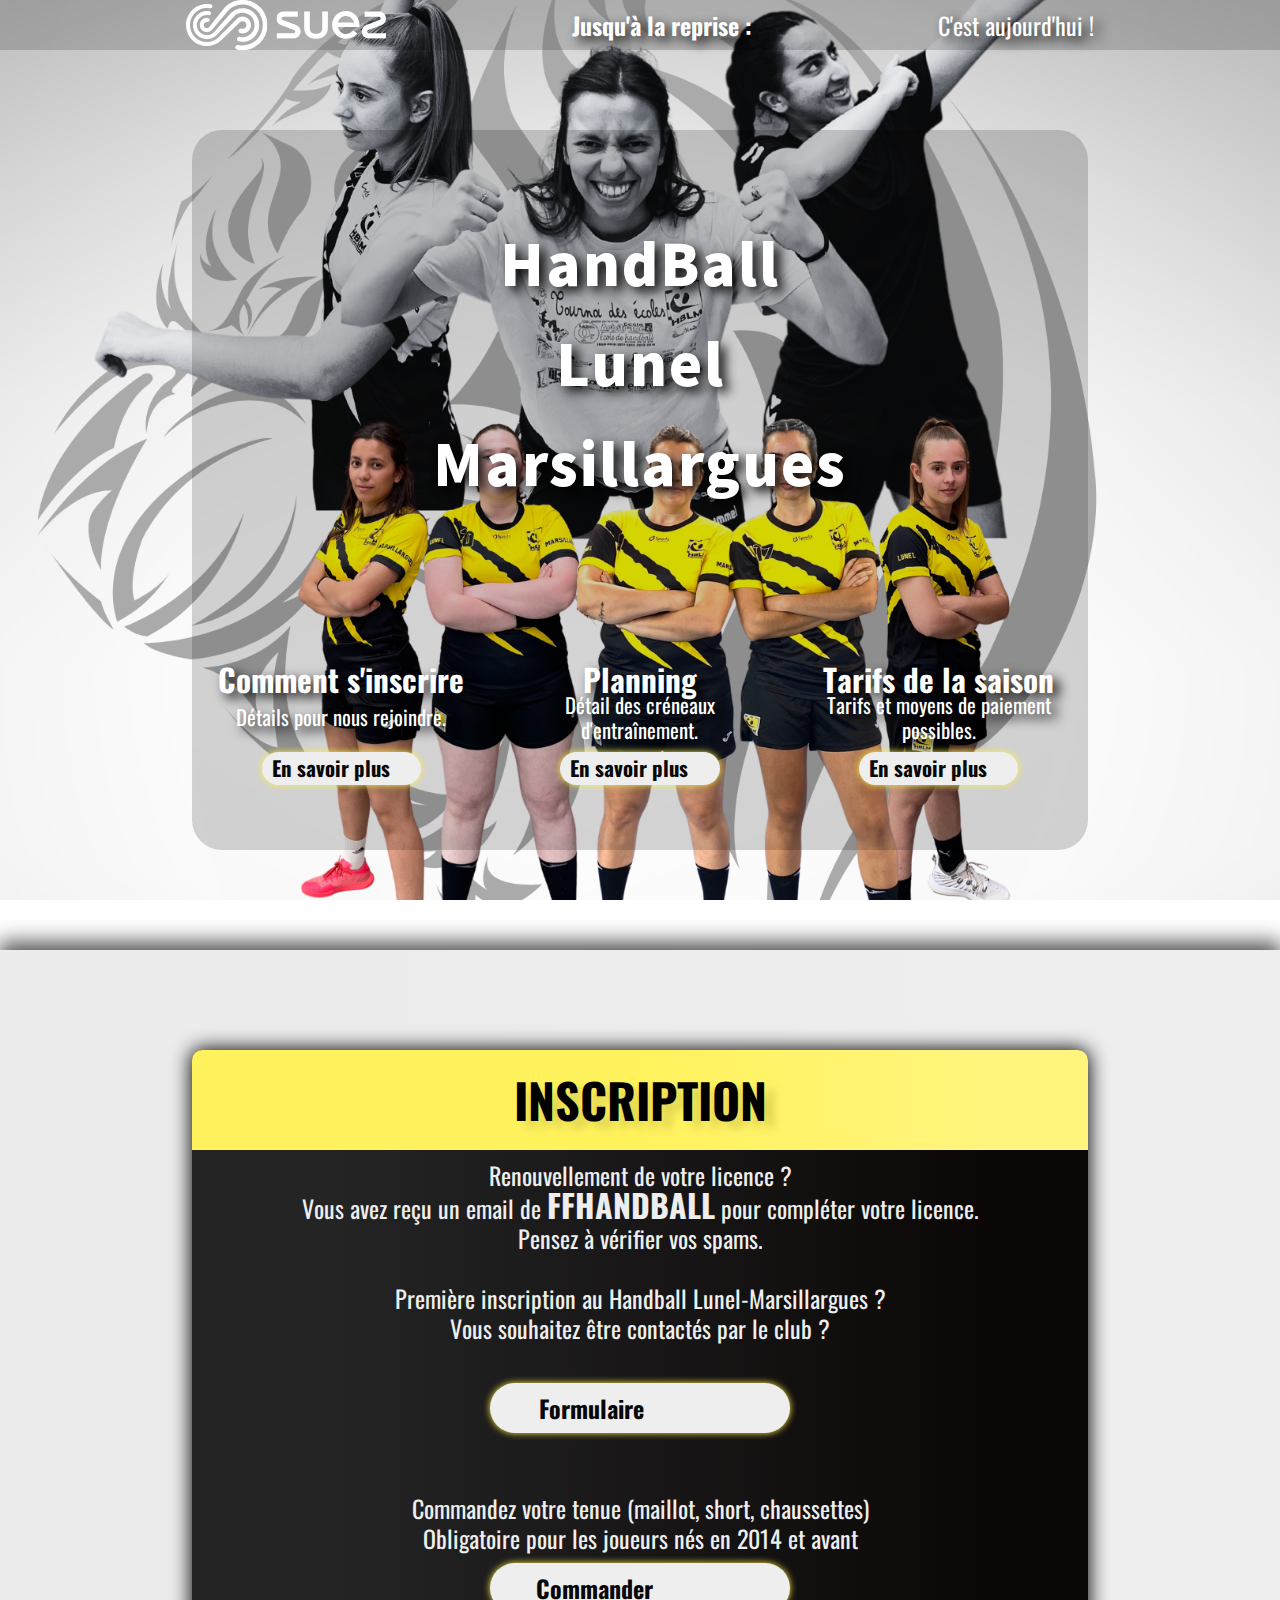
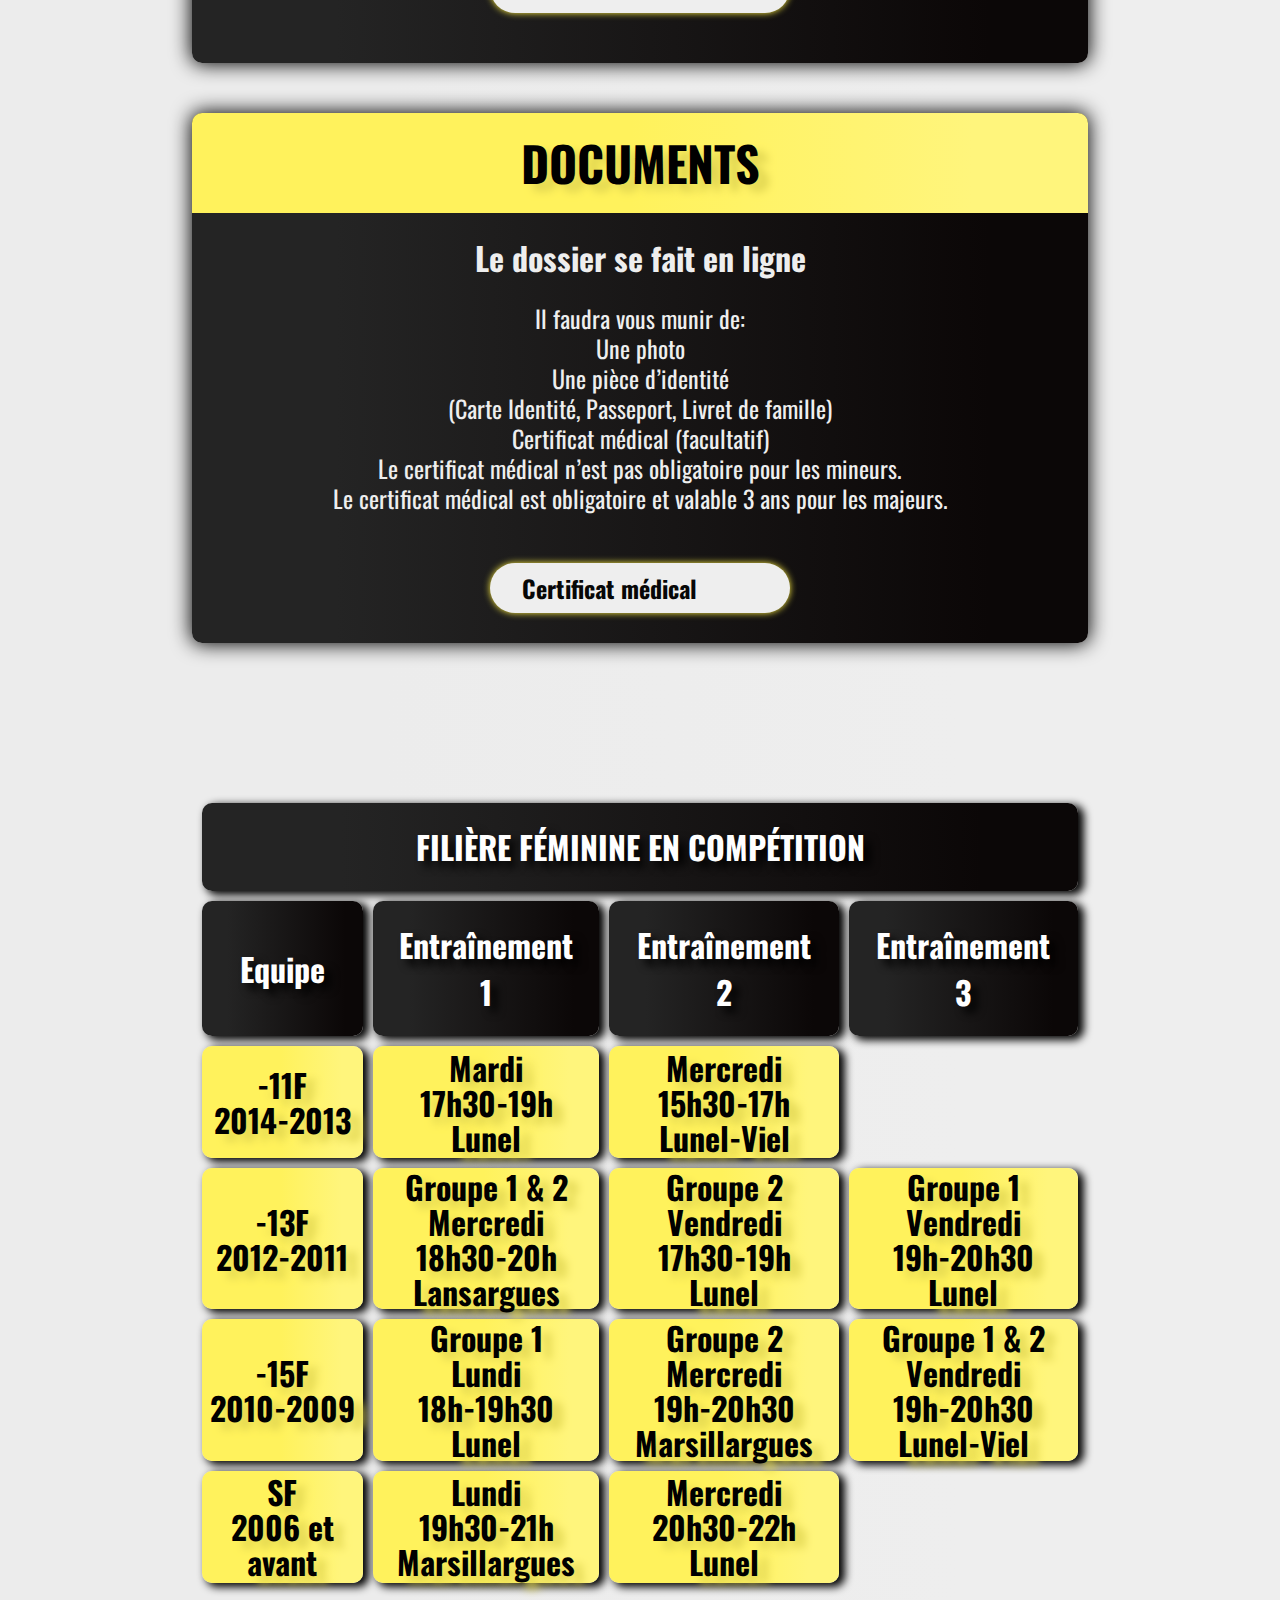
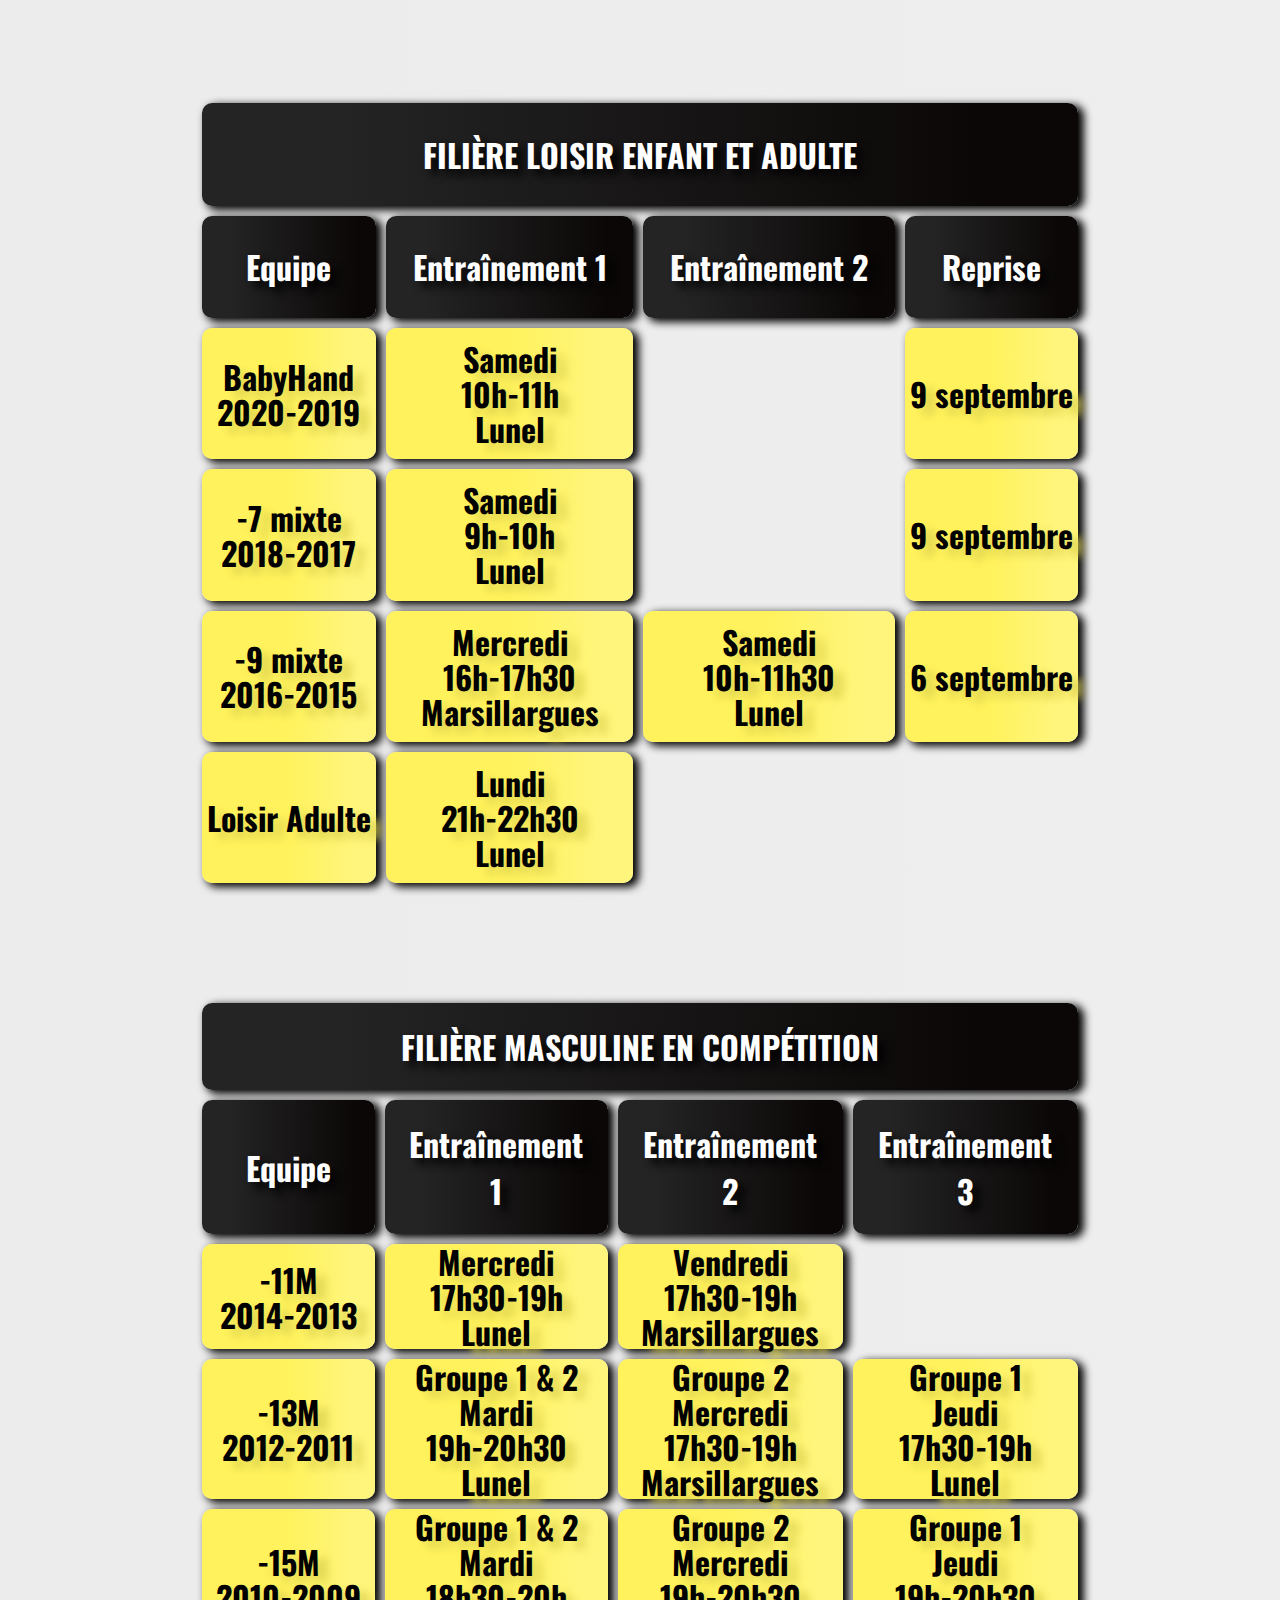
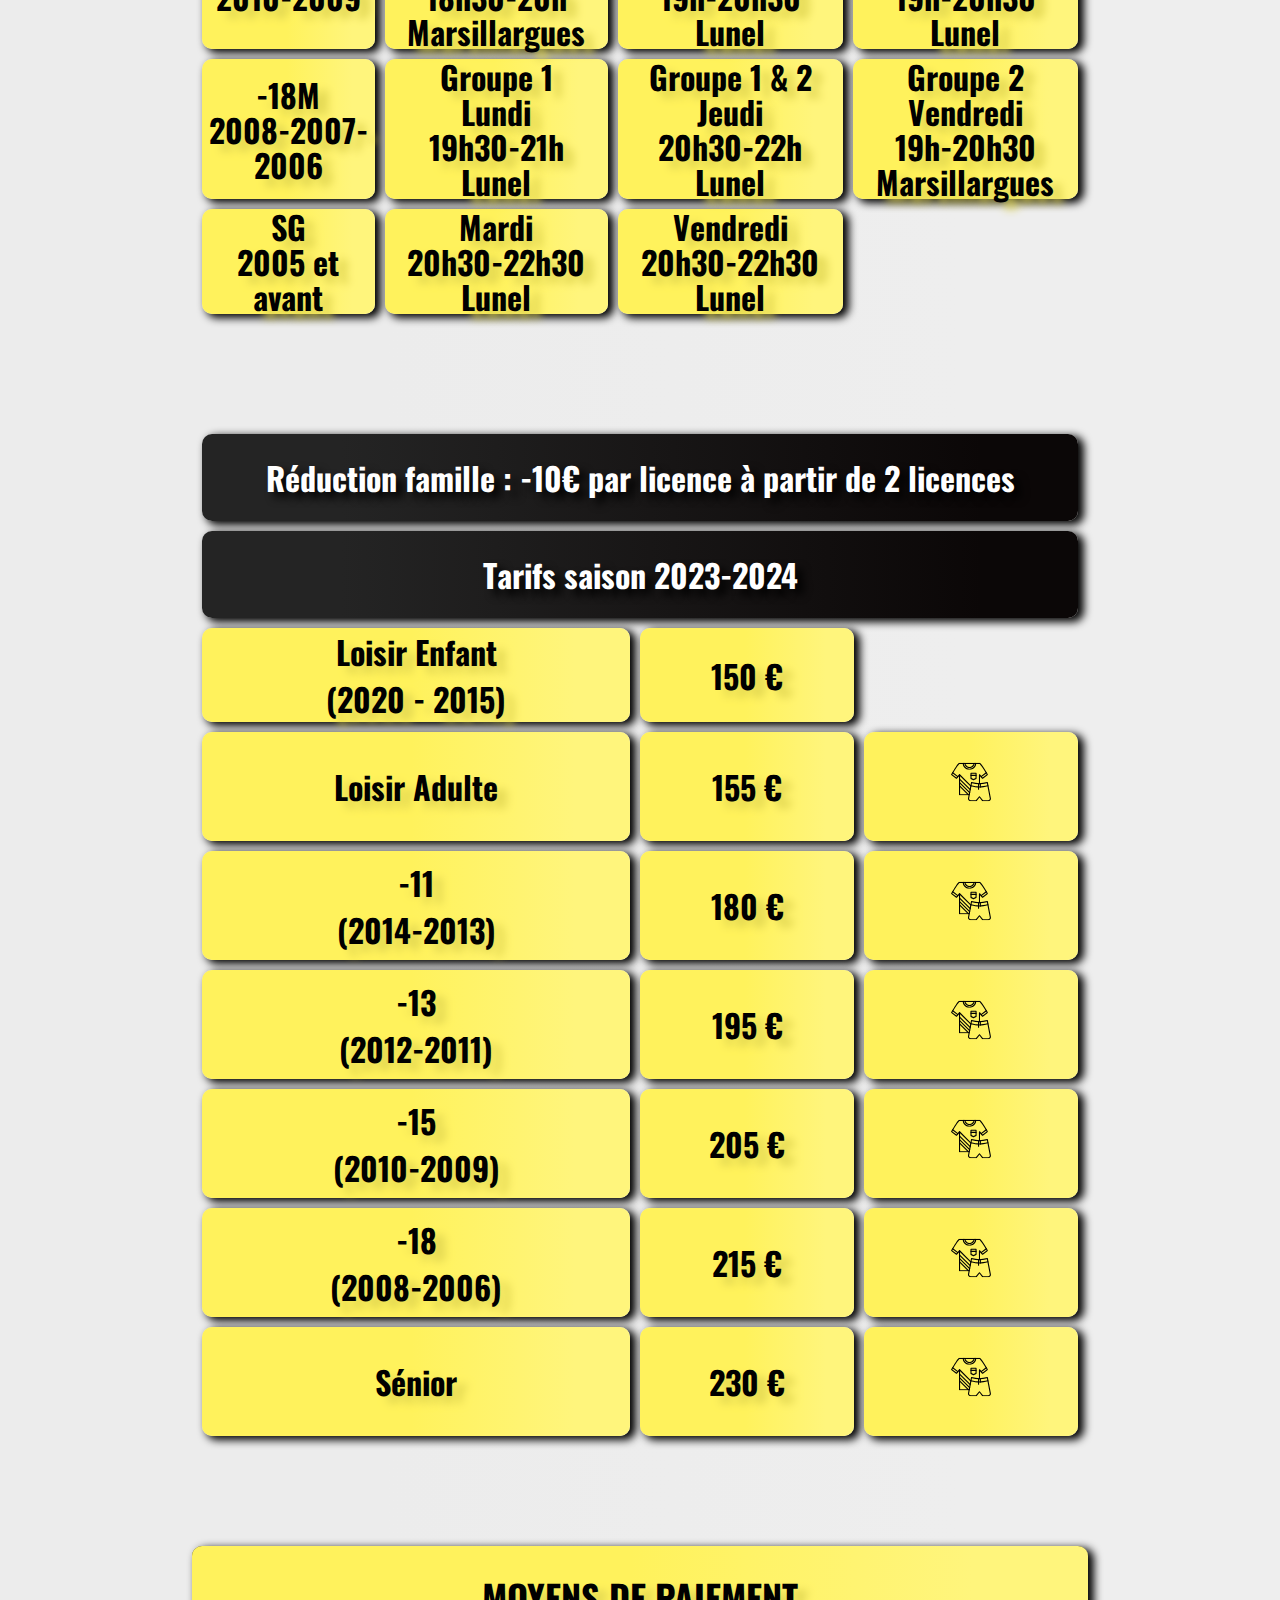
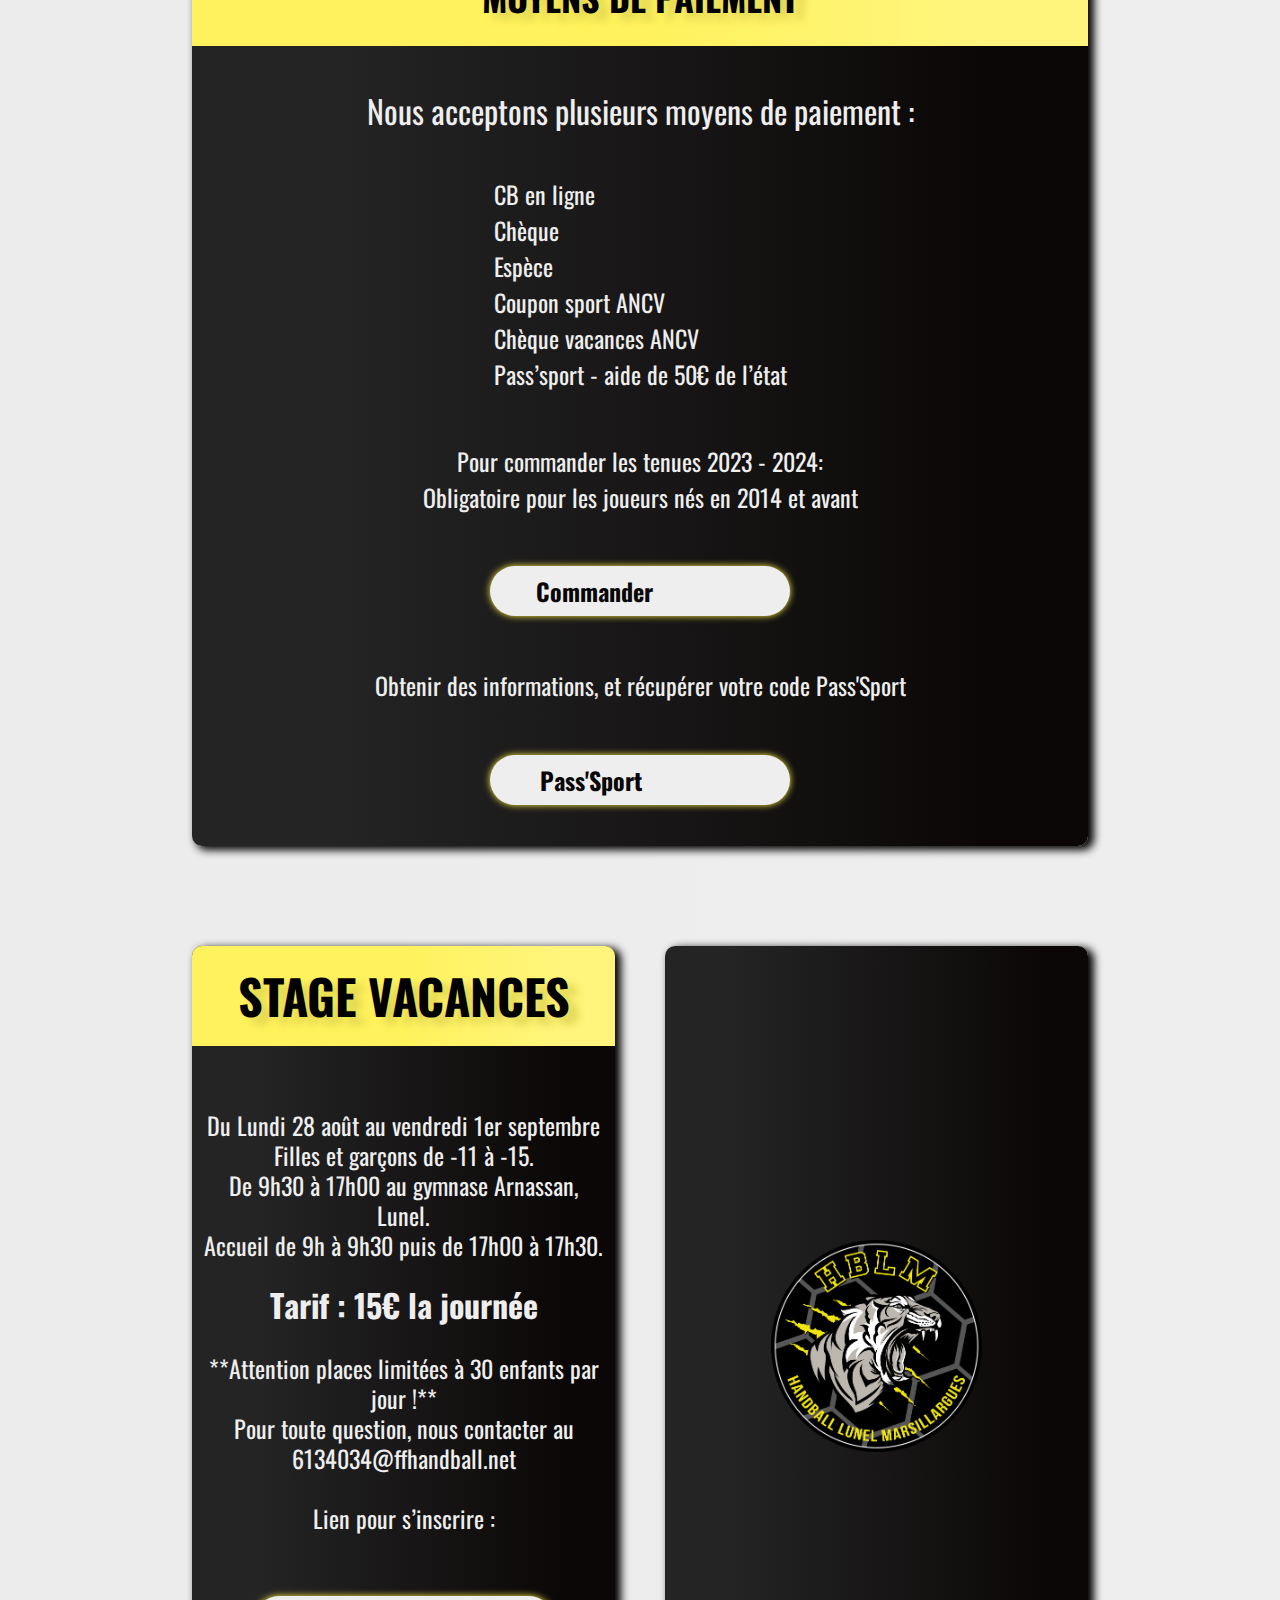
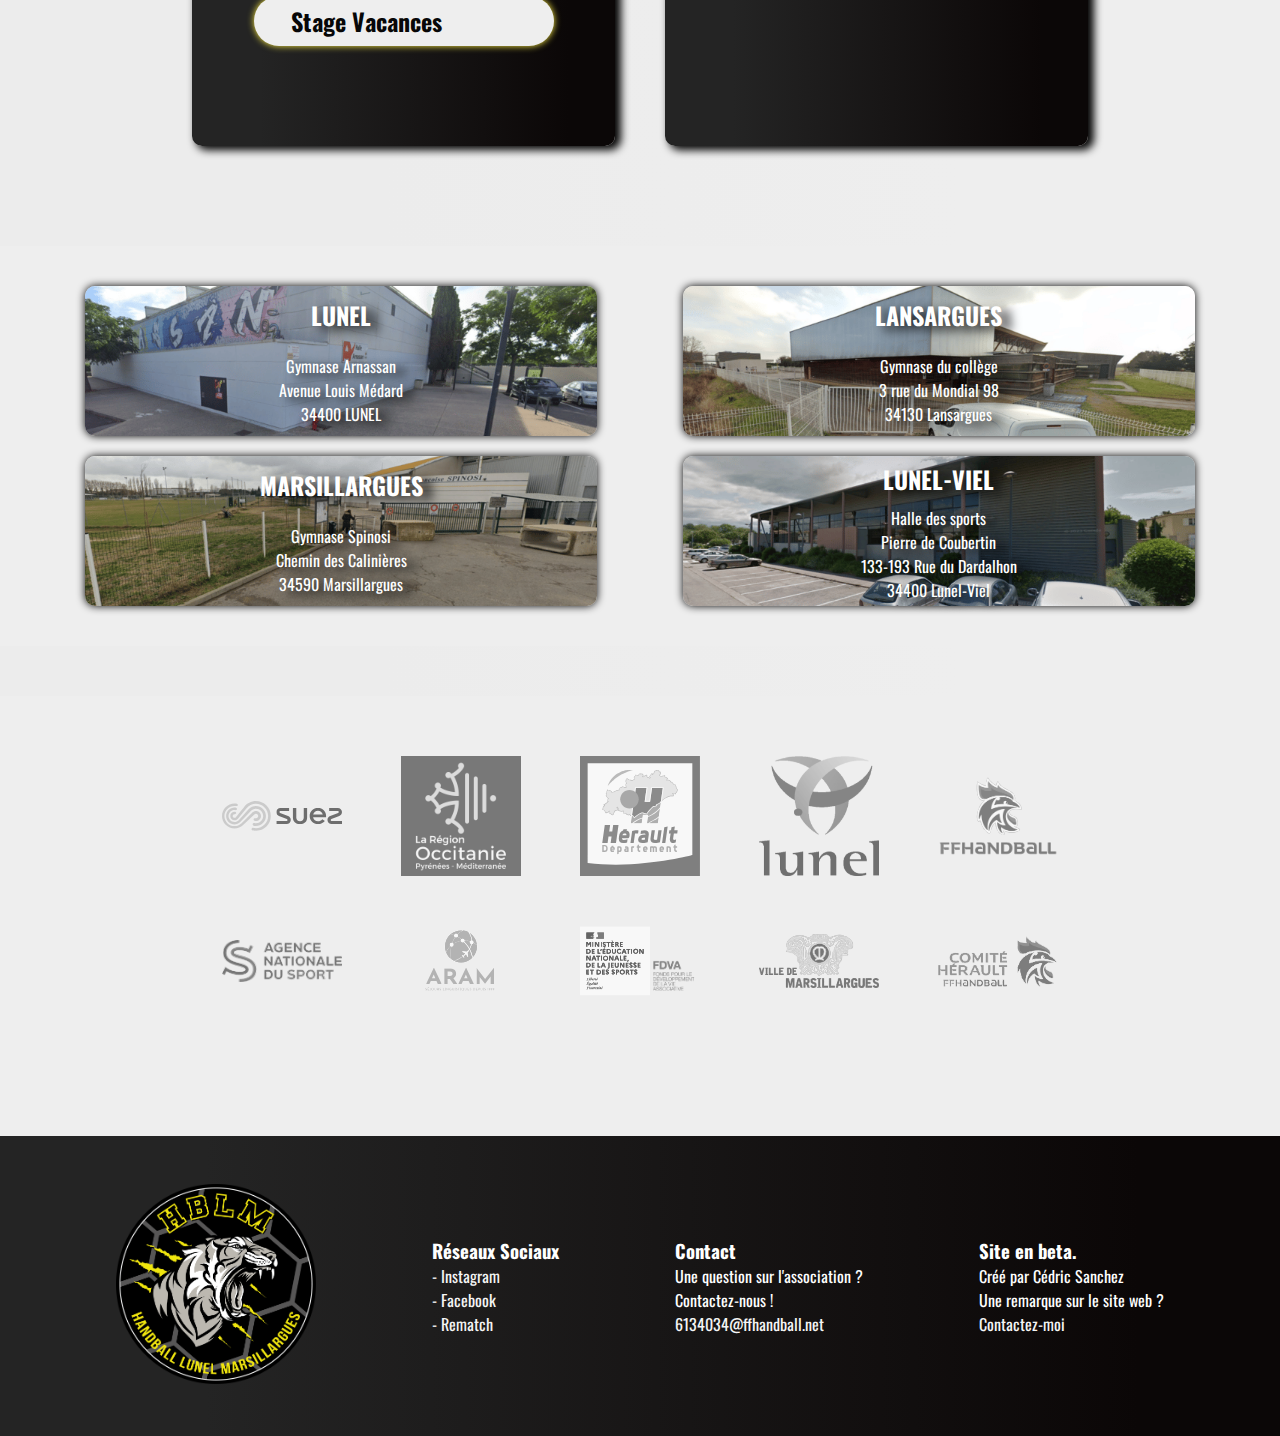
<file: index.html>
<!DOCTYPE html>
<html lang="fr">
  <head>
    <meta charset="UTF-8" />
    <meta name="viewport" content="width=device-width, initial-scale=1.0" />
    <meta property="og:image" content="./" />
    <meta
      name="description"
      content="Club de handball en compétition et loisir qui accueille les adultes et les enfants à partir de 3 ans."
    />

    <title>Handball Lunel-Marsillargues</title>
    <link rel="icon" type="image/png" href="./layouts/logo-hblm.png" />

    <link rel="stylesheet" href="style.css" />
    <link
      rel="stylesheet"
      href="https://cdnjs.cloudflare.com/ajax/libs/font-awesome/6.4.0/css/all.min.css"
      integrity="sha512-iecdLmaskl7CVkqkXNQ/ZH/XLlvWZOJyj7Yy7tcenmpD1ypASozpmT/E0iPtmFIB46ZmdtAc9eNBvH0H/ZpiBw=="
      crossorigin="anonymous"
      referrerpolicy="no-referrer"
    />
  </head>
  <body>
    <header>
      <div class="header">
        <div class="menu">
          <ul>
            <li><a href="#section1">Accueil</a></li>
            <li><a href="#section2">Inscription</a></li>
            <li><a href="#section3">Planning</a></li>
            <li><a href="#section4">Tarifs</a></li>
            <li><a href="#section5">Stage Vacances</a></li>
          </ul>
        </div>
      </div>
      <div class="headerCountainer" id="gotoScrollup">
        <div class="countdownCountainerCountainer">
          <div class="countdownCountainer">
            <img src="./partenaires/suezlogo.svg" alt="suez logo" />
            <span>Jusqu'à la reprise :<br /></span>
            <div id="countdown"></div>
          </div>
        </div>
        <div class="heroPage">
          <img src="./layouts/logo-hblm.png" alt="logo hblm" width="50%" />
          <div class="bigTitle">
            <h1>
              <span>H</span>and<span>B</span>all<br />
              <span>L</span>unel<br /><span>M</span>arsillargues
            </h1>
          </div>
          <div class="section1">
            <div class="planningAnchor">
              <div class="titre"><h2>Comment s'inscrire</h2></div>

              <p>Détails pour nous rejoindre.</p>
              <a href="#section2" class="arrow-link"> En savoir plus </a>
            </div>
            <div id="inscriptionAnchor">
              <div class="titre"><h2>Planning</h2></div>
              <p>Détail des créneaux d'entraînement.</p>

              <a href="#section3" class="arrow-link"> En savoir plus </a>
            </div>
            <div id="infosAnchor">
              <div class="titre"><h2>Tarifs de la saison</h2></div>
              <p>Tarifs et moyens de paiement possibles.</p>

              <a href="#section4" class="arrow-link"> En savoir plus </a>
            </div>
          </div>
          <div class="section1Responsive">
            <h2><a href="#section2">Inscription</a></h2>
            <h2><a href="#section3">Planning</a></h2>
            <h2><a href="#section4">Tarifs</a></h2>
            <h2><a href="#section5">Stage Vacances</a></h2>
          </div>
        </div>
      </div>
    </header>

    <div class="container">
      <section>
        <div id="section2">
          <div class="inscription-left">
            <div class="h2Countainer">
              <h2>Inscription</h2>
            </div>
            <p>
              Renouvellement de votre licence ? <br />
              Vous avez reçu un email de <span>FFHANDBALL</span> pour compléter
              votre licence. <br />
              Pensez à vérifier vos spams.
              <br />
              <br />
              Première inscription au Handball Lunel-Marsillargues ? <br />Vous
              souhaitez être contactés par le club ? <br />
              <br />
            </p>
            <div class="buttonInscription">
              <a
                class="arrow-link passportButton"
                href="https://gesthand.net/ihand-central/public/inscription/2497?crtl=45c79a8683caba7df005ffac8c4e2fd75ee7add4"
                target="_blank"
                >Formulaire</a
              >
            </div>
            <p>
              Commandez votre tenue (maillot, short, chaussettes)<br />
              Obligatoire pour les joueurs nés en 2014 et avant
            </p>
            <div class="buttonInscription">
              <a
                class="arrow-link passportButton"
                href="https://www.helloasso.com/associations/handball-lunel-marsillargues/boutiques/tenues-match-saison-2023-2024"
                target="_blank"
                >Commander</a
              >
            </div>
          </div>
          <div class="inscription-right">
            <div class="h2Countainer">
              <h2>Documents</h2>
            </div>
            <div class="documents">
              <br />
              <span>Le dossier se fait en ligne</span>
              <br />
              Il faudra vous munir de:
              <ul>
                <li><i class="fa-regular fa-circle-check"></i> Une photo</li>
                <li>
                  <i class="fa-regular fa-circle-check"></i> Une pièce
                  d’identité <br />
                  (Carte Identité, Passeport, Livret de famille)
                </li>

                <li>
                  <i class="fa-regular fa-circle-check"></i> Certificat médical
                  (facultatif)
                </li>
                Le certificat médical n’est pas obligatoire pour les mineurs.
                <br />
                Le certificat médical est obligatoire et valable 3 ans pour les
                majeurs.
              </ul>
              <div class="buttonInscription">
                <a
                  class="arrow-link passportButton"
                  href="./layouts/2022-23_Certificat_médical.pdf"
                  target="_blank"
                  >Certificat médical</a
                >
              </div>
              <br />
            </div>
          </div>
        </div>
      </section>
      <section>
        <div id="section3">
          <table>
            <tr>
              <th colspan="4">FILIÈRE FÉMININE EN COMPÉTITION</th>
            </tr>
            <tr>
              <th>Equipe</th>
              <th>Entraînement 1</th>
              <th>Entraînement 2</th>
              <th>Entraînement 3</th>
            </tr>
            <tr>
              <td>-11F <br />2014-2013</td>
              <td>Mardi <br />17h30-19h<br />Lunel</td>
              <td>Mercredi <br />15h30-17h<br />Lunel-Viel</td>
              <td></td>
            </tr>
            <tr>
              <td>
                -13F<br />
                2012-2011
              </td>
              <td>
                Groupe 1 & 2 <br />Mercredi <br />18h30-20h<br />
                Lansargues
              </td>
              <td>
                Groupe 2 <br />Vendredi <br />17h30-19h<br />
                Lunel
                
              </td>
              <td>Groupe 1 <br />Vendredi<br />19h-20h30 <br />Lunel</td>
            </tr>
            <tr>
              <td>
                -15F<br />
                2010-2009
              </td>
              <td>
                Groupe 1<br />
                Lundi<br />
                18h-19h30 <br />Lunel
              </td>
              <td>Groupe 2 <br />Mercredi <br />19h-20h30 <br />Marsillargues</td>
              <td>
                Groupe 1 & 2 <br />Vendredi <br />19h-20h30<br />
                Lunel-Viel
              </td>
            </tr>
            <tr>
              <td>SF <br />2006 et avant</td>
              <td>
                Lundi <br />19h30-21h<br />
                Marsillargues
              </td>
              <td>
                Mercredi <br />20h30-22h<br />
                Lunel
              </td>
              <td></td>
            </tr>
          </table>

          <table>
            <tr>
              <th colspan="4">FILIÈRE LOISIR ENFANT ET ADULTE</th>
            </tr>
            <tr>
              <th>Equipe</th>
              <th>Entraînement 1</th>
              <th>Entraînement 2</th>
              <th>Reprise</th>
            </tr>
            <tr>
              <td>BabyHand <br />2020-2019</td>
              <td>Samedi <br />10h-11h <br />Lunel</td>
              <td></td>
              <td>9 septembre</td>
            </tr>
            <tr>
              <td>-7 mixte <br />2018-2017</td>
              <td>Samedi <br />9h-10h <br />Lunel</td>
              <td></td>
              <td>9 septembre</td>
            </tr>
            <tr>
              <td>-9 mixte <br />2016-2015</td>
              <td>Mercredi <br />16h-17h30 <br />Marsillargues</td>
              <td>Samedi <br />10h-11h30 <br />Lunel</td>
              <td>6 septembre</td>
            </tr>
            <tr>
              <td>Loisir Adulte</td>
              <td>
                Lundi<br />
                21h-22h30 <br />Lunel
              </td>
              <td></td>
              <td></td>
            </tr>
          </table>
          <table>
            <tr>
              <th colspan="4">FILIÈRE MASCULINE EN COMPÉTITION</th>
            </tr>
            <tr>
              <th>Equipe</th>
              <th>Entraînement 1</th>
              <th>Entraînement 2</th>
              <th>Entraînement 3</th>
            </tr>
            <tr>
              <td>
                -11M<br />

                2014-2013
              </td>
              <td>
                Mercredi<br />

                17h30-19h<br />

                Lunel<br />
              </td>
              <td>
                Vendredi<br />

                17h30-19h<br />

                Marsillargues<br />
              </td>
            </tr>
            <tr>
              <td>-13M <br />2012-2011</td>
              <td>Groupe 1 & 2 <br />Mardi <br />19h-20h30 <br />Lunel</td>
              <td>
                Groupe 2 <br />Mercredi <br />17h30-19h <br />Marsillargues
              </td>
              <td>Groupe 1 <br />Jeudi <br />17h30-19h <br />Lunel</td>
            </tr>
            <tr>
              <td>
                -15M <br />
                2010-2009
              </td>
              <td>
                Groupe 1 & 2 <br />Mardi <br />18h30-20h <br />Marsillargues
              </td>
              <td>Groupe 2 <br />Mercredi <br />19h-20h30 <br />Lunel</td>
              <td>Groupe 1 <br />Jeudi <br />19h-20h30 <br />Lunel</td>
            </tr>
            <tr>
              <td>-18M <br />2008-2007-2006</td>
              <td>Groupe 1<br />Lundi <br />19h30-21h <br />Lunel</td>
              <td>Groupe 1 & 2<br />Jeudi <br />20h30-22h <br />Lunel</td>
              <td>
                Groupe 2 <br />Vendredi <br />19h-20h30 <br />Marsillargues
              </td>
            </tr>
            <tr>
              <td>SG <br />2005 et avant</td>
              <td>Mardi <br />20h30-22h30 <br />Lunel</td>
              <td>Vendredi <br />20h30-22h30 <br />Lunel</td>
              <td></td>
            </tr>
          </table>
        </div>
      </section>
      <section>
        <div id="section4">
          <table>
            <thead>
              <tr>
                <th colspan="4">
                  Réduction famille : -10€ par licence à partir de 2 licences
                </th>
              </tr>
              <tr>
                <th colspan="3">Tarifs saison 2023-2024</th>
              </tr>
            </thead>
            <tbody>
              <tr>
                <td>Loisir Enfant <br />(2020 - 2015)</td>
                <td>150 €</td>
              </tr>
              <tr>
                <td>Loisir Adulte</td>
                <td>155 €</td>
                <td><img src="./layouts/maillots.svg" alt="Maillot" /></td>
              </tr>
              <tr>
                <td>-11 <br />(2014-2013)</td>
                <td>180 €</td>
                <td><img src="./layouts/maillots.svg" alt="Maillot" /></td>
              </tr>
              <tr>
                <td>-13 <br />(2012-2011)</td>
                <td>195 €</td>
                <td><img src="./layouts/maillots.svg" alt="Maillot" /></td>
              </tr>
              <tr>
                <td>-15 <br />(2010-2009)</td>
                <td>205 €</td>
                <td><img src="./layouts/maillots.svg" alt="Maillot" /></td>
              </tr>
              <tr>
                <td>
                  -18<br />
                  (2008-2006)
                </td>
                <td>215 €</td>
                <td><img src="./layouts/maillots.svg" alt="Maillot" /></td>
              </tr>
              <tr>
                <td>Sénior</td>
                <td>230 €</td>
                <td><img src="./layouts/maillots.svg" alt="Maillot" /></td>
              </tr>
            </tbody>
          </table>
        </div>
        <div class="passSportCountainer2">
          <div class="passSportCountainer">
            <div class="passSportHeader">
              <h2>MOYENS DE PAIEMENT</h2>
            </div>
            <div class="passSportContent">
              <span>Nous acceptons plusieurs moyens de paiement :</span>

              <ul>
                <li><i class="fa-regular fa-circle-check"></i> CB en ligne</li>
                <li><i class="fa-regular fa-circle-check"></i> Chèque</li>
                <li><i class="fa-regular fa-circle-check"></i> Espèce</li>
                <li>
                  <i class="fa-regular fa-circle-check"></i> Coupon sport ANCV
                </li>
                <li>
                  <i class="fa-regular fa-circle-check"></i> Chèque vacances
                  ANCV
                </li>
                <li>
                  <i class="fa-regular fa-circle-check"></i> Pass’sport - aide
                  de 50€ de l’état
                </li>
              </ul>
              <p>
                Pour commander les tenues 2023 - 2024: <br />Obligatoire pour
                les joueurs nés en 2014 et avant
              </p>

              <a
                href="https://www.helloasso.com/associations/handball-lunel-marsillargues/boutiques/tenues-match-saison-2023-2024"
                class="arrow-link passportButton"
                target="_blank"
                >Commander</a
              >
              <p>
                Obtenir des informations, et récupérer votre code Pass'Sport
              </p>
              <a
                href="https://www.pass.sports.gouv.fr/"
                class="arrow-link passportButton"
                target="_blank"
                >Pass'Sport</a
              >
            </div>
          </div>
        </div>
        <div id="section5">
          <div class="section5CountainerLeft">
            <h2>Stage vacances</h2>

            <p>
              Du Lundi 28 août au vendredi 1er septembre<br />
              Filles et garçons de -11 à -15. <br />
              De 9h30 à 17h00 au gymnase Arnassan, Lunel. <br />
              Accueil de 9h à 9h30 puis de 17h00 à 17h30. <br />
              <br />
              <span>Tarif : 15€ la journée</span>
              <br />
              <br />
              **Attention places limitées à 30 enfants par jour !** <br />
              Pour toute question, nous contacter au 6134034@ffhandball.net<br />
              <br />
              Lien pour s’inscrire :
              <br />
            </p>
            <a
              href="https://www.helloasso.com/associations/handball-lunel-marsillargues/evenements/stage-vacances-aout-2023"
              class="arrow-link passportButton"
              target="_blank"
              >Stage Vacances</a
            >
          </div>
          <div class="section5CountainerRight">
            <img src="./layouts/logo-hblm.png" alt="logo hblm" />
          </div>
        </div>
      </section>
    </div>
    <section>
      <div class="gymnasesContainer">
        <div class="gymnases">
          <div class="gymnasesLeft">
            <a
              class="gymnasesLeftTop adress"
              href="https://goo.gl/maps/Hwn5zUSEWZDpfL516"
              target="_blank"
              rel="noopener noreferrer"
            >
              <div class="ville">
                <h3>LUNEL</h3>
              </div>
              <div class="adressGymnase">
                <div class="gymnase">Gymnase Arnassan</div>
                Avenue Louis Médard <br />34400 LUNEL <br />
              </div>
            </a>
            <a
              class="gymnasesLeftbot adress"
              href="https://goo.gl/maps/DcydL1pENdawkckZ7"
              target="_blank"
              rel="noopener noreferrer"
            >
              <div class="ville">
                <h3>MARSILLARGUES</h3>
              </div>
              <div class="adressGymnase">
                <div class="gymnase">Gymnase Spinosi</div>

                Chemin des Calinières
                <br />
                34590 Marsillargues
              </div>
            </a>
          </div>
          <div class="gymnasesRight">
            <a
              class="gymnasesRightTop adress"
              href="https://goo.gl/maps/CcpUdgNprvzPhkRF6"
              target="_blank"
              rel="noopener noreferrer"
            >
              <div class="ville">
                <h3>LANSARGUES</h3>
              </div>
              <div class="adressGymnase">
                <div class="gymnase">Gymnase du collège</div>

                3 rue du Mondial 98 <br />
                34130 Lansargues
              </div>
            </a>
            <a
              class="gymnasesRightBot adress"
              href="https://goo.gl/maps/TYZcTYFA7fQUR4BE7"
              target="_blank"
              rel="noopener noreferrer"
            >
              <div class="ville">
                <h3>LUNEL-VIEL</h3>
              </div>
              <div class="adressGymnase">
                <div class="gymnase">
                  Halle des sports<br />
                  Pierre de Coubertin
                </div>

                133-193 Rue du Dardalhon<br />
                34400 Lunel-Viel
              </div>
            </a>
          </div>
        </div>
      </div>
      <div class="partenairesCountainer">
        <div class="partenaires">
          <div class="part1">
            <a href="https://www.suez.fr/fr-fr" target="_blank"
              ><img src="./partenaires/suez.svg" alt="suez"
            /></a>
            <a href="https://www.laregion.fr/" target="_blank"
              ><img src="./partenaires/occitanie.svg" alt="occitanie"
            /></a>
            <a href="http://herault.fr/" target="_blank"
              ><img src="./partenaires/herault.svg" alt="herault"
            /></a>
            <a href="https://www.lunel.com/" target="_blank"
              ><img src="./partenaires/lunel.svg" alt="lunel"
            /></a>
            <a href="https://www.ffhandball.fr/" target="_blank"
              ><img src="./partenaires/ffhandball.svg" alt="ffhandball"
            /></a>
          </div>
          <div class="part2">
            <a href="https://www.agencedusport.fr/" target="_blank"
              ><img src="./partenaires/ans.svg" alt="ans"
            /></a>
            <a href="https://www.aram-france.com/" target="_blank"
              ><img src="./partenaires/aram.svg" alt="aram"
            /></a>
            <a href="https://www.associations.gouv.fr/FDVA.html" target="_blank"
              ><img src="./partenaires/fdva.svg" alt="fdva"
            /></a>
            <a href="https://www.marsillargues.fr/" target="_blank"
              ><img src="./partenaires/marsillargues.svg" alt="marsillargues"
            /></a>
            <a href="https://www.comite-handball34.fr/" target="_blank"
              ><img src="./partenaires/comite.svg" alt="comite"
            /></a>
          </div>
        </div>
      </div>
    </section>
    <footer>
      <div class="footer">
        <div class="logoFooter">
          <img class="HBlogo" src="./layouts/logo-hblm.png" />
        </div>
        <div class="network">
          <h3>Réseaux Sociaux</h3>

          <ul>
            <li>
              <a href="https://www.instagram.com/_hblm_/?hl=fr" target="_blank"
                ><i class="fa-brands fa-instagram"></i> - Instagram</a
              >
            </li>
            <li>
              <a
                href="https://www.facebook.com/HandBallLunelMarsillargues/"
                target="_blank"
                ><i class="fa-brands fa-facebook"></i> - Facebook</a
              >
            </li>
            <li>
              <a
                href="https://www.rematch.tv/club/c7j7fo521les70i7lhv0"
                target="_blank"
                ><i class="fa-solid fa-r"></i> - Rematch</a
              >
            </li>
          </ul>
        </div>

        <div class="contactFooter">
          <h3>Contact</h3>
          <p>Une question sur l'association ?</p>
          <p>Contactez-nous !</p>
          <p class="mailto">
            <a href="mailto:6134034@ffhandball.net">
              <i class="fa-solid fa-envelope"></i>
              6134034@ffhandball.net</a
            >
          </p>
        </div>
        <div class="cedric">
          <h3>Site en beta.</h3>
          <p>Créé par Cédric Sanchez</p>
          <p>Une remarque sur le site web ?</p>
          <p class="mailto">
            <a href="mailto:sanchez.cedric.pro@gmail.com">
              <i class="fa-solid fa-envelope"></i> Contactez-moi
            </a>
          </p>
        </div>
      </div>
    </footer>
    <div class="transitionScrollup">
      <a href="#gotoScrollup"
        ><i class="fa-regular fa-circle-up" id="scrollUp"></i
      ></a>
    </div>
    <script src="script.js"></script>
  </body>
</html>
</file>
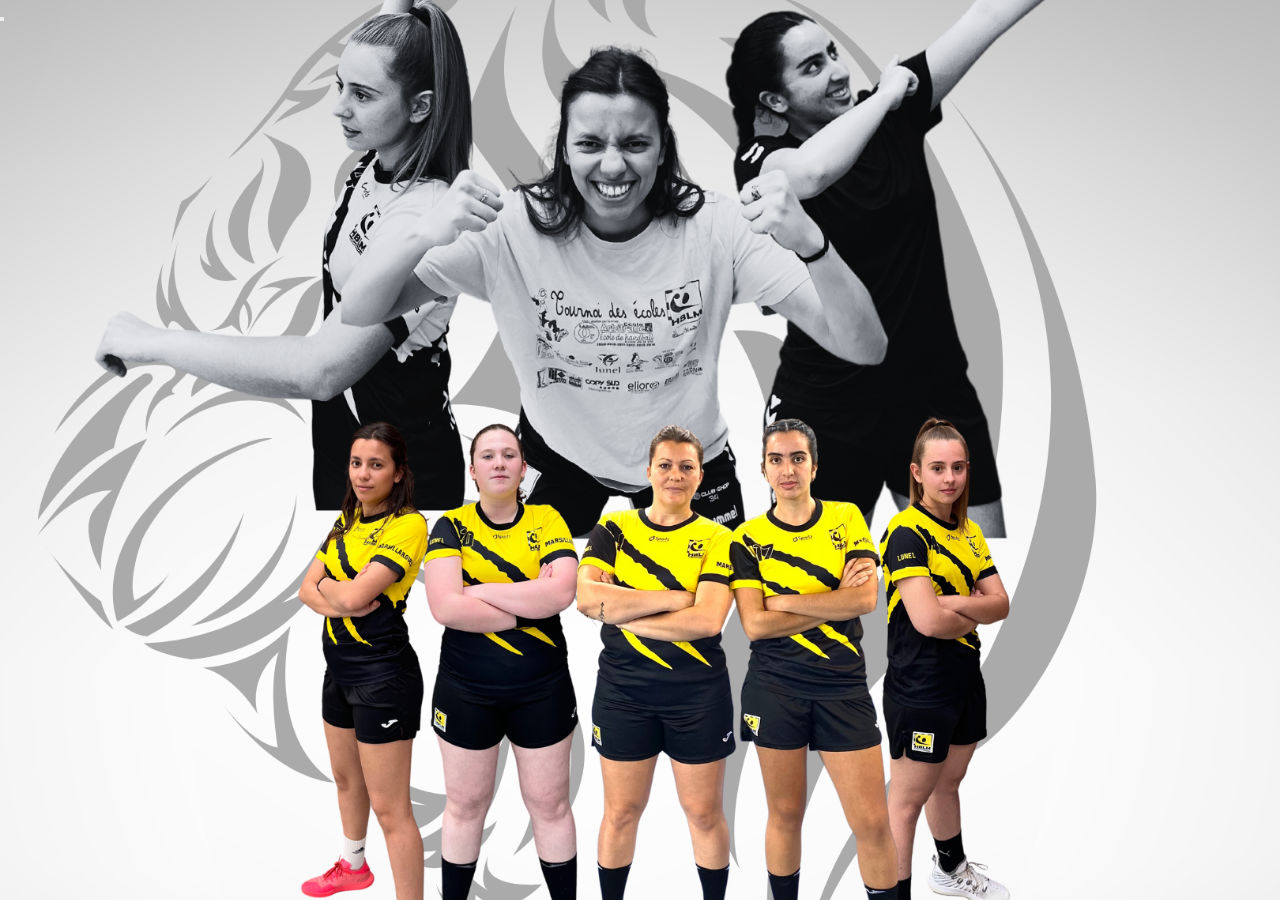
<file: burger.html>
<!DOCTYPE html>
<html lang="en">
  <head>
    <meta charset="UTF-8" />
    <meta name="viewport" content="width=device-width, initial-scale=1.0" />
    <title>burger</title>
    <link rel="stylesheet" href="../style.css" />
  </head>
  <body>
    <button class="box b1">
      <div class="countainer-lignes">
        <div class="ligne"></div>
        <div class="ligne"></div>
        <div class="ligne"></div>
      </div>
    </button>

    <script src="burger.js"></script>
  </body>
</html>
</file>
<file: style.css>
@font-face {
  font-family: "Oswald";
  src: url(./fonts/Oswald/Oswald-VariableFont_wght.ttf);
}
@font-face {
  font-family: "SourceSans3";
  src: url(./fonts/SourceSansPro/SourceSans3-VariableFont_wght.ttf);
}
* {
  padding: 0;
  margin: 0;
  box-sizing: border-box;
  list-style: none;
}

html {
  scroll-behavior: smooth;
}

body {
  background: url(./layouts/hblm.png) center/cover fixed;
  font-family: "Oswald", sans-serif;
}

.container {
  margin-top: 50px;
  box-shadow: 0px -7px 20px 1px rgb(80, 80, 80);
}

section {
  background: rgb(236, 236, 236);
  background: linear-gradient(90deg, rgb(236, 236, 236) 30%, rgb(238, 238, 238) 75%);
}

a {
  text-decoration: none;
  color: whitesmoke;
}

header {
  height: 100vh;
}
header .header {
  display: flex;
  width: 70%;
  padding: 20px 20px 20px 20px;
  margin: 0 auto;
  color: white;
  background: rgba(0, 0, 0, 0.164);
  border-top: none;
  border-radius: 0 0 30px 30px;
  z-index: 10;
  text-shadow: 6px 5px 12px #000000;
}
@media screen and (max-width: 1360px) {
  header .header {
    display: none;
  }
}
header .header .menu {
  display: flex;
  justify-content: center;
  align-items: center;
  width: 100%;
  height: 100%;
  text-align: center;
  color: rgb(10, 10, 10);
}
header .header .menu ul {
  font-family: "SourceSans3", sans-serif;
  display: grid;
  grid-template-columns: repeat(5, 1fr);
  width: 100%;
  font-size: 1.6rem;
  -webkit-user-select: none;
     -moz-user-select: none;
          user-select: none;
  font-weight: bold;
  text-transform: uppercase;
}
header .header .menu ul li:nth-child(2) {
  position: relative;
}
header .header .menu ul li {
  transition: transform 0.2s;
  display: inline-block;
}
header .header .menu ul li:hover {
  transform: scale(1.2);
}
header .header .menu ul li a {
  position: relative;
  width: 100%;
}
header .header .menu ul li a::after {
  top: -5px;
  position: absolute;
  content: "";
  width: 100%;
  height: 5px;
  background: rgb(255, 242, 92);
  transition: all 0.2s ease;
  left: -100px;
  opacity: 0;
  border-radius: 20px;
}
header .header .menu ul li a:hover::after {
  left: 0;
  opacity: 1;
}
header .headerCountainer {
  display: flex;
  flex-direction: column;
  justify-content: space-evenly;
  height: 100%;
}
@media screen and (max-width: 1360px) {
  header .headerCountainer {
    justify-content: space-between;
  }
}
header .headerCountainer .countdownCountainerCountainer {
  display: flex;
  width: 60%;
  height: 100px;
  font-size: 1.5rem;
  margin: 0 auto;
  border-radius: 30px;
  text-shadow: 6px 5px 12px #000000;
  color: white;
  background: rgba(0, 0, 0, 0.164);
}
@media screen and (max-width: 1360px) {
  header .headerCountainer .countdownCountainerCountainer {
    position: fixed;
    width: 100%;
    border-radius: 0;
    position: sticky;
    margin: 0;
    height: 50px;
  }
}
@media screen and (max-width: 830px) {
  header .headerCountainer .countdownCountainerCountainer {
    display: none;
  }
}
header .headerCountainer .countdownCountainerCountainer .secondes {
  text-align: center;
}
header .headerCountainer .countdownCountainerCountainer .chrono {
  display: flex;
  flex-direction: column;
  justify-content: center;
  align-items: center;
  font-size: 0.7rem;
}
header .headerCountainer .countdownCountainerCountainer .countdownCountainer {
  display: flex;
  justify-content: space-evenly;
  align-items: center;
  width: 100%;
}
header .headerCountainer .countdownCountainerCountainer .countdownCountainer img {
  width: 200px;
  border-radius: 20px;
}
@media screen and (max-width: 1060px) {
  header .headerCountainer .countdownCountainerCountainer .countdownCountainer img {
    box-shadow: none;
    border-radius: 0;
    height: 100%;
  }
}
header .headerCountainer .countdownCountainerCountainer .countdownCountainer span {
  font-weight: bold;
}
header .headerCountainer .heroPage {
  display: grid;
  grid-template-columns: 70% 30%;
  margin: 0 auto;
  width: 70%;
  align-items: center;
  height: 500px;
  color: white;
  background: rgba(0, 0, 0, 0.164);
  border-radius: 30px;
}
@media screen and (max-width: 1360px) {
  header .headerCountainer .heroPage {
    height: 80%;
    justify-content: space-around;
    margin: 50px auto;
  }
}
@media screen and (max-width: 750px) {
  header .headerCountainer .heroPage {
    width: 100%;
    border-radius: 0;
    min-height: -webkit-fill-available;
    margin: 0;
  }
}
header .headerCountainer .heroPage .section1 {
  display: flex;
  flex-direction: column;
  justify-content: space-around;
  font-size: 1.3rem;
  text-shadow: 6px 5px 12px #000000;
}
@media screen and (max-width: 1400px) {
  header .headerCountainer .heroPage .section1 {
    display: grid;
    grid-template-columns: repeat(3, 1fr);
    justify-items: center;
    align-items: end;
  }
}
@media screen and (max-width: 750px) {
  header .headerCountainer .heroPage .section1 {
    display: none;
  }
}
header .headerCountainer .heroPage .section1 > * {
  margin: 20px;
  line-height: 25px;
  justify-content: space-between;
}
@media screen and (max-width: 1400px) {
  header .headerCountainer .heroPage .section1 > * {
    display: flex;
    flex-direction: column;
    align-items: center;
    text-align: center;
    margin: 0;
    height: 100%;
  }
}
@media screen and (max-width: 1400px) {
  header .headerCountainer .heroPage .section1 > *:nth-child(2) {
    width: 80%;
  }
}
@media screen and (max-width: 750px) {
  header .headerCountainer .heroPage .section1 > * h2 {
    text-align: center;
    font-size: 2rem;
  }
}
header .headerCountainer .heroPage img {
  display: none;
}
@media screen and (max-width: 750px) {
  header .headerCountainer .heroPage img {
    display: block;
    padding: 10px;
  }
}
header .headerCountainer .heroPage h1 {
  font-family: "SourceSans3", sans-serif;
  font-size: 5.5rem;
  color: rgb(7, 7, 7);
  font-weight: 800;
  margin: 20px;
  line-height: 100px;
  text-shadow: 6px 5px 12px #000000;
  color: white;
  letter-spacing: 2px;
}
@media screen and (max-width: 1400px) {
  header .headerCountainer .heroPage h1 {
    text-align: center;
    font-size: 4rem;
  }
}
@media screen and (max-width: 1400px) and (max-width: 750px) {
  header .headerCountainer .heroPage h1 {
    display: none;
  }
}
header .headerCountainer .heroPage h1 span {
  transition: text-shadow 0.4s ease-in-out;
}
@media screen and (max-width: 1400px) {
  header .headerCountainer .heroPage {
    display: flex;
    flex-direction: column;
  }
}
header .headerCountainer .heroPage .section1Responsive {
  display: none;
}
@media screen and (max-width: 750px) {
  header .headerCountainer .heroPage .section1Responsive {
    font-family: "Oswald", sans-serif;
    display: flex;
    flex-direction: column;
    justify-content: space-evenly;
    height: 80%;
    width: 100%;
    align-items: center;
    font-size: 2rem;
    background: rgba(0, 0, 0, 0.5607843137);
  }
  header .headerCountainer .heroPage .section1Responsive h2 {
    width: 100%;
    height: 100%;
  }
  header .headerCountainer .heroPage .section1Responsive h2 a {
    display: flex;
    align-items: center;
    justify-content: space-around;
    cursor: pointer;
    width: 100%;
    height: 100%;
    text-align: center;
    box-shadow: inset 1px 1px 5px 0px #181818;
    text-shadow: 1px 1px 13px #181818;
  }
  header .headerCountainer .heroPage .section1Responsive h2 a:hover {
    box-shadow: 7px 7px 16px 6px #181818;
  }
}
header .headerCountainer .heroPage .menuSlide {
  height: 20px;
}

#section2 {
  height: 100vh;
  height: 100vh;
  display: grid;
  grid-template-columns: 1fr 1fr;
  text-align: center;
  grid-gap: 50px;
  width: 70%;
  margin: 0 auto;
  padding: 100px 0;
}
#section2 h2 {
  text-transform: uppercase;
  font-family: "Oswald", sans-serif;
  font-size: 3rem;
}
@media screen and (max-width: 1300px) {
  #section2 {
    display: flex;
    flex-direction: column;
    height: 100%;
  }
}
@media screen and (max-width: 770px) {
  #section2 {
    width: 100%;
    padding: 0;
    margin: 0 auto;
    font-size: 1.2rem;
  }
}
#section2 .inscription-left,
#section2 .inscription-right {
  display: flex;
  flex-direction: column;
  align-items: center;
  justify-items: center;
  justify-content: space-between;
  height: 100%;
  border-radius: 10px;
  box-shadow: 0px 0px 20px 1px black;
  line-height: 30px;
  color: rgb(238, 238, 238);
  font-size: 1.5rem;
  background: linear-gradient(90deg, rgb(36, 36, 36) 16%, rgb(11, 7, 7) 89%);
}
@media screen and (max-width: 1120px) {
  #section2 .inscription-left,
  #section2 .inscription-right {
    height: 100vh;
  }
}
@media screen and (max-width: 900px) {
  #section2 .inscription-left,
  #section2 .inscription-right {
    font-size: 1rem;
  }
}
#section2 .inscription-left h2,
#section2 .inscription-right h2 {
  background: rgb(255, 242, 92);
  background: linear-gradient(90deg, rgb(255, 242, 92) 49%, rgb(255, 245, 124) 87%);
  text-shadow: 10px 7px 8px #dfd451;
  height: 100px;
  color: black;
  display: flex;
  flex-direction: column;
  justify-content: space-around;
  width: 100%;
  border-radius: 10px 10px 0 0;
}
#section2 .inscription-left .documents,
#section2 .inscription-right .documents {
  display: flex;
  flex-direction: column;
  height: 100%;
  align-items: center;
}
#section2 .inscription-left .documents .formulaire,
#section2 .inscription-right .documents .formulaire {
  display: flex;
  align-items: center;
  justify-content: space-around;
  width: 300px;
}
#section2 .inscription-left .documents .formulaire::after,
#section2 .inscription-right .documents .formulaire::after {
  font-family: "Font Awesome 5 Free";
  content: "\f061";
  display: inline-block;
}
#section2 .inscription-left .documents .formulaire a,
#section2 .inscription-right .documents .formulaire a {
  width: 100%;
  color: rgb(7, 7, 7);
  height: 100%;
}
#section2 .inscription-left .documents .formulaire a:hover,
#section2 .inscription-right .documents .formulaire a:hover {
  color: white;
  background: rgba(0, 0, 0, 0.952);
}
#section2 .inscription-left span,
#section2 .inscription-right span {
  font-weight: bold;
  font-size: 2rem;
}
@media screen and (max-width: 600px) {
  #section2 .inscription-left span,
  #section2 .inscription-right span {
    font-size: 1rem;
  }
}
#section2 .inscription-left ul li i,
#section2 .inscription-right ul li i {
  color: #dfd451;
}
#section2 p {
  margin: 10px;
}
#section2 .buttonInscription {
  display: flex;
  height: 100px;
}
#section2 .inscription-left .buttonInscription {
  align-items: flex-start;
}
#section2 .inscription-right .buttonInscription {
  align-items: flex-end;
}
#section2 .h2Countainer {
  width: 100%;
}
@media screen and (max-width: 1120px) {
  #section2 .inscription-right p {
    padding: 50px;
  }
}

#section3 {
  display: flex;
  flex-direction: column;
  align-items: center;
}
@media screen and (max-width: 1120px) {
  #section3 {
    padding: 0;
  }
}
#section3 th {
  padding: 20px;
  font-size: 2rem;
  color: white;
  background: linear-gradient(90deg, rgb(36, 36, 36) 16%, rgb(11, 7, 7) 89%);
  box-shadow: 5px 3px 9px 1px black;
  border-radius: 10px;
  text-shadow: 7px 6px 9px black;
}
@media screen and (max-width: 1120px) {
  #section3 th {
    font-size: 1rem;
    padding: 0;
  }
}
#section3 table {
  height: 100vh;
  margin: 0 auto;
  border-spacing: 10px;
  width: 70%;
  margin: 0 auto;
  padding: 50px 0;
}
@media screen and (max-width: 1120px) {
  #section3 table {
    width: 100%;
  }
}
#section3 table td {
  font-weight: bold;
  background: rgb(255, 242, 92);
  background: linear-gradient(90deg, rgb(255, 242, 92) 49%, rgb(255, 245, 124) 87%);
  box-shadow: 5px 3px 9px 1px black;
  text-shadow: 10px 7px 8px #dfd451;
  text-align: center;
  font-size: 2rem;
  height: 14.28%;
  border-radius: 10px;
  line-height: 35px;
  transition: transform 0.3s ease;
}
#section3 table td:hover {
  transform: scale(1.3);
}
@media screen and (max-width: 1120px) {
  #section3 table td {
    font-size: 1rem;
  }
}
#section3 table td:empty {
  background: none;
  box-shadow: none;
}
#section3 th:nth-child(1) {
  height: 20px;
}

#section4 {
  margin: 0 auto;
  width: 70%;
  padding: 50px 0;
}
@media screen and (max-width: 1000px) {
  #section4 {
    padding: 0;
    width: 100%;
    font-size: 1rem;
  }
}
#section4 th {
  padding: 20px;
  font-size: 2rem;
  color: white;
  background: linear-gradient(90deg, rgb(36, 36, 36) 16%, rgb(11, 7, 7) 89%);
  border-radius: 10px;
  text-shadow: 7px 6px 9px black;
  box-shadow: 5px 3px 9px 1px black;
}
@media screen and (max-width: 1000px) {
  #section4 th {
    font-size: 1rem;
  }
}
#section4 table {
  width: 100%;
  margin: 0 auto;
  border-spacing: 10px;
}
#section4 table img {
  width: 100px;
}
#section4 table td {
  font-weight: bold;
  background: rgb(255, 242, 92);
  background: linear-gradient(90deg, rgb(255, 242, 92) 49%, rgb(255, 245, 124) 87%);
  box-shadow: 5px 3px 9px 1px black;
  text-shadow: 10px 7px 8px #dfd451;
  text-align: center;
  font-size: 2rem;
  height: 14.28%;
  border-radius: 10px;
  transition: transform 0.3s ease;
}
@media screen and (max-width: 1000px) {
  #section4 table td {
    font-size: 1rem;
  }
}
#section4 table td:hover {
  transform: scale(1.3);
}
#section4 table td:nth-child(2),
#section4 table td:nth-child(3) {
  width: 25%;
}

.passSportCountainer2 {
  width: 70%;
  margin: 0 auto;
  padding: 50px 0;
}
@media screen and (max-width: 1000px) {
  .passSportCountainer2 {
    width: 100%;
  }
}

.passSportCountainer {
  display: flex;
  flex-direction: column;
  align-items: center;
  justify-items: center;
  justify-content: space-between;
  border-radius: 10px;
  box-shadow: 5px 3px 9px 1px black;
  height: 100vh;
  margin: 0 auto;
  color: rgb(238, 238, 238);
  font-size: 1.5rem;
  background: linear-gradient(90deg, rgb(36, 36, 36) 16%, rgb(11, 7, 7) 89%);
}
.passSportCountainer .passSportHeader {
  width: 100%;
}
.passSportCountainer .passSportHeader h2 {
  background: rgb(255, 242, 92);
  background: linear-gradient(90deg, rgb(255, 242, 92) 49%, rgb(255, 245, 124) 87%);
  text-shadow: 10px 7px 8px #dfd451;
  height: 100px;
  color: black;
  display: flex;
  flex-direction: column;
  justify-content: space-around;
  width: 100%;
  border-radius: 10px 10px 0 0;
  text-align: center;
}
.passSportCountainer .passSportContent {
  height: 100%;
  display: flex;
  flex-direction: column;
  align-items: center;
  justify-content: space-evenly;
}
.passSportCountainer .passSportContent p {
  text-align: center;
  margin: 10px;
}
@media screen and (max-width: 500px) {
  .passSportCountainer .passSportContent {
    text-align: center;
  }
}
.passSportCountainer .passSportContent i {
  color: #dfd451;
}
.passSportCountainer .passSportContent span {
  font-size: 2rem;
}
@media screen and (max-width: 600px) {
  .passSportCountainer .passSportContent span {
    font-size: 1rem;
  }
}
@media screen and (max-width: 500px) {
  .passSportCountainer {
    font-size: 1rem;
  }
}

#section5 {
  height: 100vh;
  padding: 50px 0;
  height: 100vh;
  display: grid;
  grid-template-columns: 1fr 1fr;
  text-align: center;
  grid-gap: 50px;
  width: 70%;
  margin: 0 auto;
}
#section5 h2 {
  text-transform: uppercase;
  font-family: "Oswald", sans-serif;
  font-size: 3rem;
}
@media screen and (max-width: 1120px) {
  #section5 {
    display: flex;
    flex-direction: column;
    height: auto;
  }
}
@media screen and (max-width: 770px) {
  #section5 {
    width: 100%;
    padding: 0;
    margin: 0 auto;
    font-size: 1.2rem;
  }
}
#section5 .section5CountainerLeft,
#section5 .section5CountainerRight {
  display: flex;
  flex-direction: column;
  align-items: center;
  justify-items: center;
  justify-content: space-between;
  height: 100%;
  border-radius: 10px;
  box-shadow: 5px 3px 9px 1px black;
  line-height: 30px;
  color: rgb(238, 238, 238);
  font-size: 1.5rem;
  background: linear-gradient(90deg, rgb(36, 36, 36) 16%, rgb(11, 7, 7) 89%);
}
@media screen and (max-width: 1120px) {
  #section5 .section5CountainerLeft,
  #section5 .section5CountainerRight {
    height: 100vh;
  }
}
@media screen and (max-width: 600px) {
  #section5 .section5CountainerLeft,
  #section5 .section5CountainerRight {
    font-size: 1rem;
  }
}
#section5 .section5CountainerLeft h2,
#section5 .section5CountainerRight h2 {
  background: rgb(255, 242, 92);
  background: linear-gradient(90deg, rgb(255, 242, 92) 49%, rgb(255, 245, 124) 87%);
  text-shadow: 10px 7px 8px #dfd451;
  height: 100px;
  color: black;
  display: flex;
  flex-direction: column;
  justify-content: space-around;
  width: 100%;
  border-radius: 10px 10px 0 0;
}
#section5 .section5CountainerLeft span,
#section5 .section5CountainerRight span {
  font-weight: bold;
  font-size: 2rem;
}
#section5 .section5CountainerLeft .passportButton,
#section5 .section5CountainerRight .passportButton {
  margin-bottom: 20px;
}
#section5 .section5CountainerRight {
  display: flex;
  flex-direction: column;
  align-items: center;
  justify-content: center;
}
#section5 .section5CountainerRight img {
  width: 50%;
}
#section5 p {
  margin: 10px;
}
#section5 .buttonInscription {
  display: flex;
  height: 100px;
}
#section5 .passportButton {
  margin-bottom: 100px !important;
}

body .arrow-link {
  display: inline-block;
  background: rgb(238, 238, 238);
  padding: 3px 10px;
  color: rgb(7, 7, 7);
  font-weight: bold;
  border-radius: 300px;
  transition: all 0.3s ease;
  box-shadow: 0px 0px 7px 0px rgb(255, 239, 68);
  margin-top: 10px;
  text-shadow: none;
}
body .arrow-link:hover {
  color: white;
  transform: scale(1.05);
  box-shadow: 0px 0px 20px 3px rgb(255, 239, 68);
  background: linear-gradient(90deg, rgb(36, 36, 36) 16%, rgb(11, 7, 7) 89%);
}
body .arrow-link::after {
  font-family: "Font Awesome 5 Free";
  content: "\f063";
  display: inline-block;
}
body .passportButton {
  display: flex;
  justify-content: space-around;
  width: 300px;
  align-items: center;
  height: 50px;
  margin: 0;
}
body .passportButton:hover::after {
  transform: translate(20px);
}
body .passportButton::after {
  font-family: "Font Awesome 5 Free";
  content: "\f061";
  display: inline-block;
  transition: all 0.3s ease;
}
body #scrollUp {
  position: fixed;
  display: none;
  bottom: 50px;
  right: 50px;
  z-index: 200;
  transform: scale(4);
  opacity: 0.5;
  cursor: pointer;
  transition: all 0.3s ease;
  color: grey;
}
@media screen and (max-width: 500px) {
  body #scrollUp {
    font-size: smaller;
  }
}
body #scrollUp:hover {
  transform: scale(5);
}

footer {
  height: 300px;
  color: white;
}
footer .footer {
  display: flex;
  align-items: center;
  justify-content: space-evenly;
  width: 100%;
  height: 300px;
  background: linear-gradient(90deg, rgb(36, 36, 36) 16%, rgb(11, 7, 7) 89%);
}
@media screen and (max-width: 1000px) {
  footer .footer {
    padding: 10px;
    height: auto;
  }
}
@media screen and (max-width: 1000px) {
  footer .footer > * {
    padding: 10px;
  }
}
@media screen and (max-width: 650px) {
  footer .footer > * {
    display: flex;
    flex-direction: column;
    align-items: center;
  }
}
footer .footer > * li {
  transition: transform 0.3s ease;
}
footer .footer > * li:hover {
  transform: scale(1.3);
}
footer .footer .network {
  display: flex;
  flex-direction: column;
}
footer .footer .network i {
  width: 18px;
  text-align: center;
  transition: transform 0.3s ease;
}
@media screen and (max-width: 650px) {
  footer .footer {
    flex-direction: column;
  }
}
footer .footer img {
  width: 200px;
  transition: transform 0.4s ease;
}
footer .footer img:hover {
  transform: scale(1.2);
  transform: rotate(-20deg);
}

.mailto {
  transition: transform 0.3s ease;
}
.mailto:hover {
  transform: scale(1.3);
}

.gymnasesContainer {
  width: 100%;
  padding: 50px 0;
}
.gymnasesContainer .gymnases {
  display: flex;
  justify-content: space-evenly;
  width: 100%;
  margin: 0 auto;
  align-items: center;
  background: rgb(238, 238, 238);
  height: 100%;
}
.gymnasesContainer .gymnases .gymnasesLeft,
.gymnasesContainer .gymnases .gymnasesRight {
  width: 40%;
  height: 100%;
  display: flex;
  flex-direction: column;
  align-items: center;
  padding: 30px 0;
}
.gymnasesContainer .gymnases .gymnasesLeft .gymnasesLeftTop,
.gymnasesContainer .gymnases .gymnasesRight .gymnasesLeftTop {
  background: url(./layouts/Gymnases/arnassan.png) center/cover;
}
.gymnasesContainer .gymnases .gymnasesLeft .gymnasesLeftbot,
.gymnasesContainer .gymnases .gymnasesRight .gymnasesLeftbot {
  background: url(./layouts/Gymnases/spinosi.png) center/cover;
}
.gymnasesContainer .gymnases .gymnasesLeft .gymnasesRightTop,
.gymnasesContainer .gymnases .gymnasesRight .gymnasesRightTop {
  background: url(./layouts/Gymnases/college.png) center/cover;
}
.gymnasesContainer .gymnases .gymnasesLeft .gymnasesRightBot,
.gymnasesContainer .gymnases .gymnasesRight .gymnasesRightBot {
  background: url(./layouts/Gymnases/hall.png) center/cover;
}
.gymnasesContainer .gymnases .adress {
  color: white;
  text-shadow: 9px 4px 11px black;
  width: 100%;
  height: 100%;
  display: flex;
  flex-direction: column;
  justify-content: space-around;
  align-items: center;
  box-shadow: 0px 0px 8px 0px black;
  transition: transform 0.3s ease;
  text-align: center;
  border-radius: 10px;
  height: 150px;
  margin: 10px;
  font-size: 1rem;
}
.gymnasesContainer .gymnases .adress:hover {
  transform: scale(1.2);
}
.gymnasesContainer .gymnases .adress h3 {
  font-size: 1.5rem;
}
@media screen and (max-width: 600px) {
  .gymnasesContainer .gymnases .adress h3 {
    font-size: 1rem;
  }
}

.partenairesCountainer {
  display: flex;
  align-items: center;
  background: rgb(238, 238, 238);
  padding: 50px 0 100px 0;
}
@media screen and (max-width: 1000px) {
  .partenairesCountainer {
    height: 200px;
  }
}
.partenairesCountainer .partenaires {
  width: 100%;
  display: flex;
  flex-direction: column;
  align-items: center;
}
.partenairesCountainer .partenaires img {
  opacity: 0.6;
  width: 120px;
  transition: all 0.4s ease;
  filter: grayscale(100%);
}
@media screen and (max-width: 1000px) {
  .partenairesCountainer .partenaires img {
    width: 50px;
  }
}
.partenairesCountainer .partenaires img:hover {
  opacity: 1;
  transform: scale(1.3);
  filter: grayscale(0%);
}
.partenairesCountainer .partenaires .part1,
.partenairesCountainer .partenaires .part2 {
  padding: 10px 0;
  display: flex;
  align-items: center;
  justify-content: space-around;
  width: 70%;
}
@media screen and (max-width: 1000px) {
  .partenairesCountainer .partenaires .part1,
  .partenairesCountainer .partenaires .part2 {
    width: 100%;
  }
}/*# sourceMappingURL=style.css.map */
</file>
